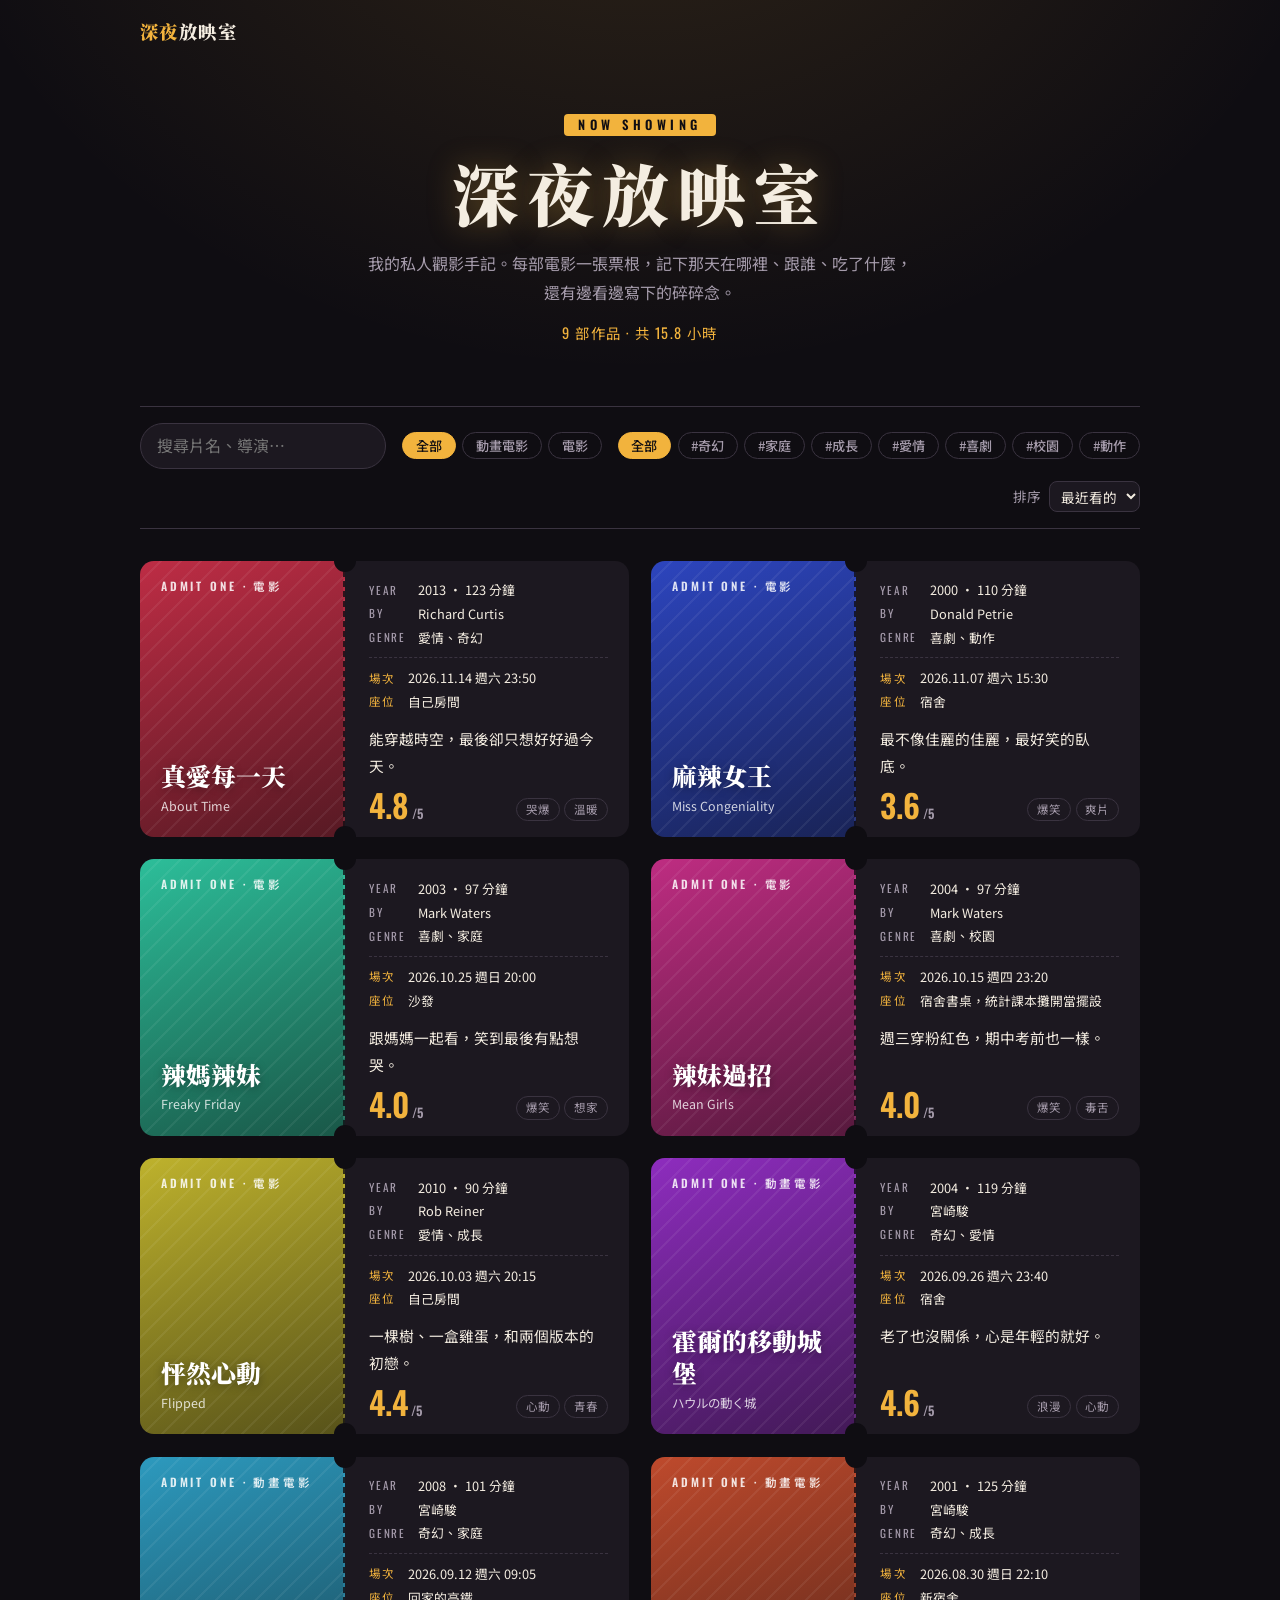
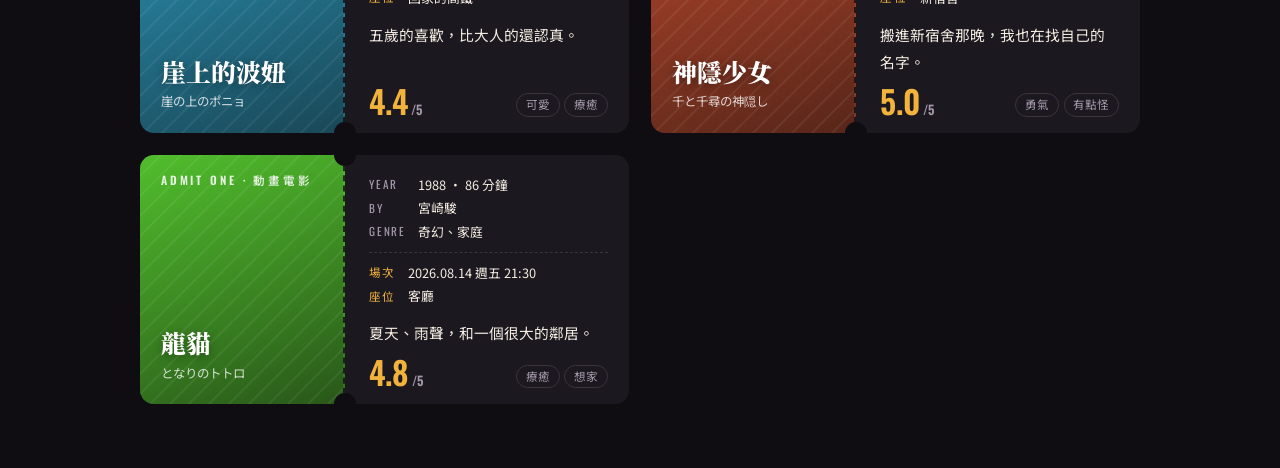
<file: index.html>
<!DOCTYPE html>
<html lang="zh-Hant-TW">
<head>
  <meta charset="utf-8">
  <meta name="viewport" content="width=device-width, initial-scale=1">
  <title>深夜放映室｜一個人的觀後感資料庫</title>
  <meta name="description" content="我的私人觀影手記：每部電影一張票根，記下那天在哪裡、跟誰、吃什麼、邊看邊想到什麼。">
  <link rel="stylesheet" href="assets/style.css">
</head>
<body class="page-home">
  <header class="marquee">
    <a class="logo" href="index.html"><span>深夜</span>放映室</a>
  </header>

  <main class="wrap">
    <section class="hero">
      <p class="now-showing">NOW SHOWING</p>
      <h1>深夜放映室</h1>
      <p class="lead">我的私人觀影手記。每部電影一張票根，記下那天在哪裡、跟誰、吃了什麼，還有邊看邊寫下的碎碎念。</p>
      <p class="stats" data-stats></p>
    </section>

    <section class="controls" aria-label="篩選與排序">
      <input type="search" placeholder="搜尋片名、導演…" data-search aria-label="搜尋">
      <div class="chips" data-type-chips></div>
      <div class="chips" data-genre-chips></div>
      <label class="sort">排序
        <select data-sort>
          <option value="date">最近看的</option>
          <option value="score">評分最高</option>
          <option value="year">上映年份</option>
        </select>
      </label>
      <p class="active-filter" data-active-filter hidden></p>
    </section>

    <section class="ticket-grid" data-grid aria-live="polite"></section>
  </main>

  <script src="assets/app.js"></script>
</body>
</html>
</file>
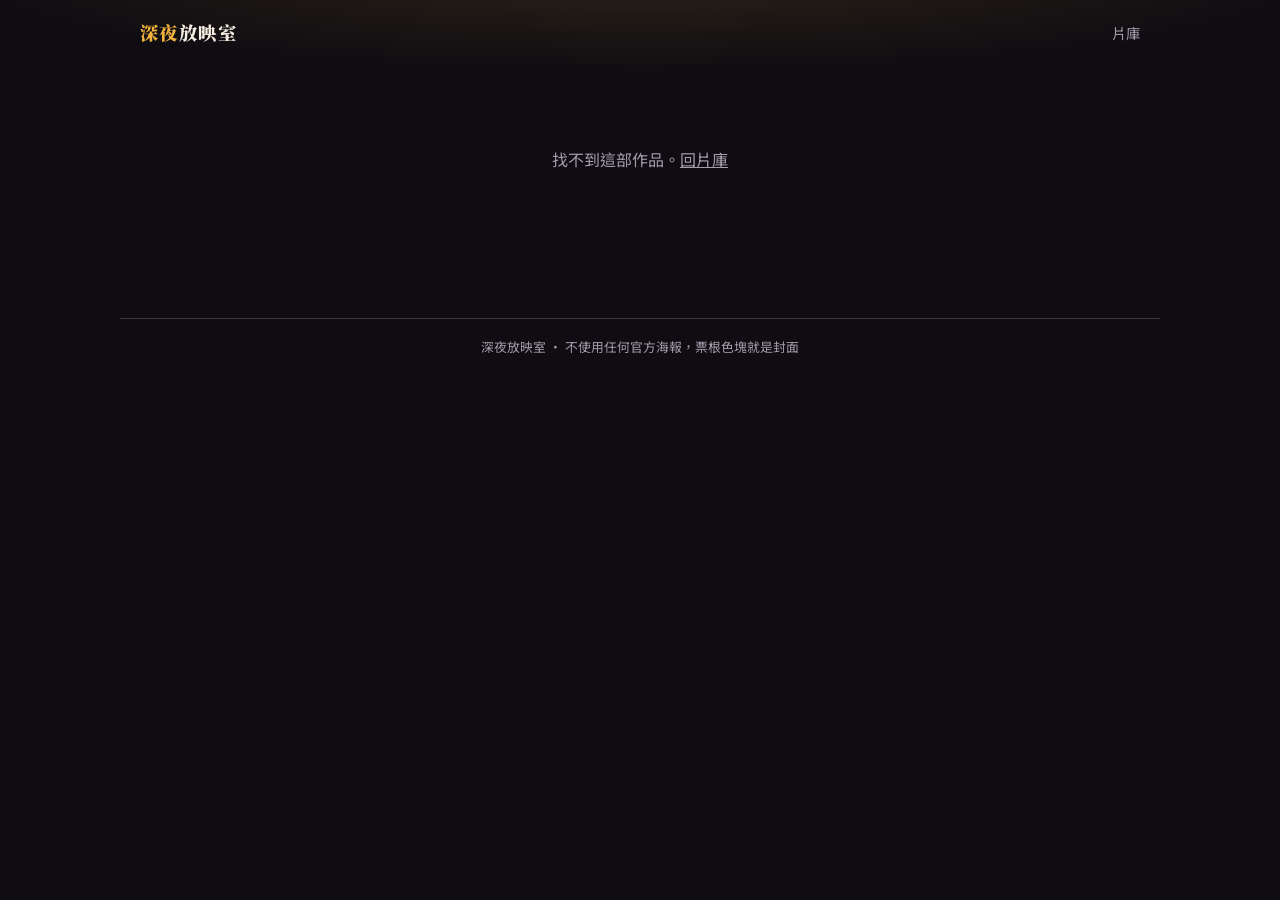
<file: work.html>
<!DOCTYPE html>
<html lang="zh-Hant-TW">
<head>
  <meta charset="utf-8">
  <meta name="viewport" content="width=device-width, initial-scale=1">
  <title>深夜放映室</title>
  <link rel="stylesheet" href="assets/style.css">
</head>
<!-- 所有作品共用這一個頁殼：work.html?w=slug。內容來自 data/works.json 與 works/<slug>.md -->
<body class="page-work">
  <header class="marquee">
    <a class="logo" href="index.html"><span>深夜</span>放映室</a>
    <nav><a href="index.html">片庫</a></nav>
  </header>

  <main class="wrap" data-work>
    <div data-hero></div>

    <section class="panel prose" data-sec="那天晚上"></section>
    <section class="notepad" data-sec="邊看邊記"></section>

    <div class="work-grid">
      <section class="panel scores" data-scores aria-label="評分"></section>
      <section class="panel fit">
        <div data-sec="適合誰看"></div>
        <div data-sec="不適合誰看"></div>
      </section>
    </div>
    <section class="memories" data-sec="記憶點"></section>
    <section data-sec="劇透區"></section>
    <section class="panel related" data-sec="相關作品"></section>

    <nav class="back"><a href="index.html">← 回片庫</a></nav>
  </main>

  <footer class="credits">深夜放映室 · 不使用任何官方海報，票根色塊就是封面</footer>
  <script src="assets/vendor/marked.umd.js"></script>
  <script src="assets/app.js"></script>
</body>
</html>
</file>
<file: assets/style.css>
/* 深夜放映室 — 全站唯一樣式（規則見 CLAUDE.md 第 4 節） */
@import url("https://fonts.googleapis.com/css2?family=Noto+Sans+TC:wght@400;500;700&family=Noto+Serif+TC:wght@700;900&family=Oswald:wght@400;600&family=LXGW+WenKai+TC:wght@400;700&display=swap");

:root {
  --night: #0f0d12;
  --seat: #1c1820;
  --seat-2: #26212b;
  --screen: #f4ede1;
  --dim: #a59bab;
  --amber: #f2b33d;
  --red: #e0533f;
  --line: #3a3340;
  --paper: #f6efdc;
  --ink: #2b2a35;
  --rule: #d9cfb4;
  --radius: 14px;
  --serif: "Noto Serif TC", serif;
  --sans: "Noto Sans TC", "PingFang TC", "Microsoft JhengHei", sans-serif;
  --num: "Oswald", "Noto Sans TC", sans-serif;
  --hand: "LXGW WenKai TC", "Kaiti TC", "DFKai-SB", cursive;
}

* { box-sizing: border-box; }
body {
  margin: 0; color: var(--screen); background: var(--night);
  font: 16px/1.85 var(--sans);
  background-image: radial-gradient(ellipse 80% 40% at 50% -10%, rgba(242, 179, 61, .14), transparent 70%);
  background-repeat: no-repeat;
}
a { color: inherit; }
h1, h2, h3 { font-family: var(--serif); line-height: 1.3; margin: 0; }
.wrap { max-width: 1040px; margin: 0 auto; padding: 0 1.25rem 4rem; }

/* ===== 頂部跑馬燈 ===== */
.marquee {
  display: flex; justify-content: space-between; align-items: center;
  max-width: 1040px; margin: 0 auto; padding: 1.1rem 1.25rem;
}
.logo { font: 900 1.15rem var(--serif); text-decoration: none; letter-spacing: .08em; }
.logo span { color: var(--amber); }
.marquee nav a { color: var(--dim); text-decoration: none; font-size: .9rem; margin-left: 1.2rem; }
.marquee nav a:hover { color: var(--amber); }

/* ===== 首頁 ===== */
.hero { padding: 3rem 0 2rem; text-align: center; }
.now-showing {
  display: inline-block; margin: 0 0 .8rem; padding: .1rem .9rem;
  font: 600 .8rem var(--num); letter-spacing: .35em; color: var(--night);
  background: var(--amber); border-radius: 4px;
}
.hero h1 { font-size: clamp(2.4rem, 8vw, 4.2rem); font-weight: 900; letter-spacing: .12em; text-shadow: 0 0 30px rgba(242, 179, 61, .35); }
.lead { color: var(--dim); max-width: 34rem; margin: .8rem auto; }
.stats { font: 400 .9rem var(--num); letter-spacing: .1em; color: var(--amber); }

.controls { display: flex; flex-wrap: wrap; gap: .8rem 1rem; align-items: center; margin: 1rem 0 2rem; padding: 1rem 0; border-top: 1px solid var(--line); border-bottom: 1px solid var(--line); }
.controls input[type="search"] {
  flex: 1 1 220px; font: inherit; color: var(--screen); background: var(--seat);
  border: 1px solid var(--line); border-radius: 999px; padding: .45rem 1rem;
}
.controls input:focus, .controls select:focus, .chips button:focus-visible { outline: 2px solid var(--amber); outline-offset: 2px; }
.chips { display: flex; flex-wrap: wrap; gap: .4rem; }
.chips button {
  font: 500 .82rem var(--sans); color: var(--dim); background: transparent;
  border: 1px solid var(--line); border-radius: 999px; padding: .2rem .8rem; cursor: pointer;
}
.chips button:hover { color: var(--screen); border-color: var(--dim); }
.chips button[aria-pressed="true"] { color: var(--night); background: var(--amber); border-color: var(--amber); }
.sort { font-size: .85rem; color: var(--dim); margin-left: auto; }
.sort select { font: inherit; color: var(--screen); background: var(--seat); border: 1px solid var(--line); border-radius: 8px; padding: .2rem .4rem; margin-left: .3rem; }
.active-filter { flex-basis: 100%; margin: 0; font-size: .88rem; color: var(--amber); }
.active-filter a { color: var(--dim); margin-left: .6rem; }

.ticket-grid { display: grid; grid-template-columns: repeat(2, 1fr); gap: 1.4rem; }
.empty { grid-column: 1 / -1; text-align: center; color: var(--dim); padding: 3rem 0; }

/* ===== 票根（首頁卡片與作品頁頭共用） ===== */
.ticket {
  --h: 30;
  --tone: hsl(var(--h) 62% 46%);
  --tone-deep: hsl(var(--h) 55% 22%);
  position: relative; display: grid; grid-template-columns: 42% 1fr;
  min-height: 210px; text-decoration: none; border-radius: var(--radius);
  background: var(--seat); overflow: hidden;
  transition: transform .18s ease, box-shadow .18s ease;
}
a.ticket:hover { transform: translateY(-4px) rotate(-.4deg); box-shadow: 0 14px 30px rgba(0, 0, 0, .45), 0 0 0 1px var(--tone); }
.ticket::before, .ticket::after { /* 撕線兩端的半圓缺口 */
  content: ""; position: absolute; left: calc(42% - 11px); width: 22px; height: 22px;
  border-radius: 50%; background: var(--night); z-index: 2;
}
.ticket::before { top: -11px; }
.ticket::after { bottom: -11px; }
.stub {
  position: relative; display: flex; flex-direction: column; justify-content: flex-end;
  padding: 1.2rem 1.3rem; color: #fff;
  background:
    repeating-linear-gradient(135deg, rgba(255, 255, 255, .06) 0 2px, transparent 2px 14px),
    linear-gradient(160deg, var(--tone), var(--tone-deep));
  border-right: 2px dashed rgba(15, 13, 18, .8);
}
.stub .kind { position: absolute; top: 1rem; left: 1.3rem; font: 600 .72rem var(--num); letter-spacing: .25em; opacity: .85; }
.stub h2 { font-size: 1.55rem; font-weight: 900; text-shadow: 0 2px 10px rgba(0, 0, 0, .35); }
.stub .orig { font-size: .78rem; opacity: .8; margin-top: .2rem; }
.info { display: flex; flex-direction: column; padding: 1.1rem 1.3rem 1rem 1.5rem; }
.meta { display: grid; grid-template-columns: auto 1fr; gap: 0 .8rem; margin: 0; font-size: .8rem; }
.meta dt { font: 400 .7rem var(--num); letter-spacing: .15em; color: var(--dim); padding-top: .2rem; }
.meta dd { margin: 0; }
.meta.scene { margin-top: .5rem; padding-top: .5rem; border-top: 1px dashed var(--line); }
.meta.scene dt { color: var(--amber); font-family: var(--sans); font-size: .72rem; letter-spacing: .1em; }
.pitch { margin: .7rem 0 0; font-size: .92rem; color: var(--screen); flex: 1; }
.ticket-foot { display: flex; align-items: flex-end; justify-content: space-between; gap: .5rem; margin-top: .6rem; }
.score-badge { font: 600 2rem/1 var(--num); color: var(--amber); }
.score-badge small { font-size: .8rem; color: var(--dim); margin-left: .15rem; }
.moods { display: flex; flex-wrap: wrap; gap: .3rem; justify-content: flex-end; }
.moods span { font-size: .72rem; color: var(--dim); border: 1px solid var(--line); border-radius: 999px; padding: 0 .55rem; }
.draft-flag { position: absolute; top: .8rem; right: .9rem; font: 600 .7rem var(--num); letter-spacing: .15em; color: var(--night); background: var(--red); padding: 0 .5rem; border-radius: 3px; }

/* ===== 作品頁 ===== */
.page-work .ticket { min-height: 300px; margin: 1.5rem 0 1.8rem; grid-template-columns: 45% 1fr; }
.page-work .ticket::before, .page-work .ticket::after { left: calc(45% - 11px); }
.page-work .stub { padding: 1.8rem 2rem; }
.page-work .stub h2 { font-size: clamp(2rem, 5vw, 3rem); }
.page-work .stub .orig { font-size: .95rem; }
.page-work .info { padding: 1.6rem 2rem 1.4rem 2.2rem; }
.page-work .meta { font-size: .95rem; gap: .15rem 1rem; }
.page-work .pitch { font: 700 1.25rem/1.6 var(--serif); margin-top: 1rem; }
.page-work .score-badge { font-size: 3rem; }
.meta a { color: var(--amber); text-decoration: none; }
.meta a:hover { text-decoration: underline; }

.work-grid { display: grid; grid-template-columns: 1fr 1fr; gap: 1.2rem; margin-bottom: 1.2rem; }
.panel { background: var(--seat); border-radius: var(--radius); padding: 1.4rem 1.6rem; margin-bottom: 1.2rem; }
.work-grid .panel { margin-bottom: 0; }
.panel h3, .sec-title {
  font: 600 .78rem var(--num); letter-spacing: .3em; color: var(--amber); margin: 0 0 .8rem; text-transform: uppercase;
}
.panel ul { margin: 0; padding-left: 1.1rem; }
.panel li { margin: .25rem 0; }
.fit > div + div { margin-top: 1.2rem; padding-top: 1.1rem; border-top: 1px dashed var(--line); }
.fit [data-sec="不適合誰看"] h3 { color: var(--red); }

.bar-row { display: grid; grid-template-columns: 5.5rem 1fr 1.6rem; align-items: center; gap: .7rem; margin: .45rem 0; font-size: .9rem; }
.bar { height: 10px; border-radius: 999px; background: var(--seat-2); overflow: hidden; }
.bar i { display: block; height: 100%; border-radius: inherit; background: linear-gradient(90deg, var(--amber), #ffd98a); }
.bar-row b { font: 600 .95rem var(--num); text-align: right; }

.prose p { margin: 0 0 1em; }
.prose p:last-child { margin-bottom: 0; }

.memories .sec-title { margin-left: .2rem; }
.memories ul { list-style: none; padding: 0; margin: 0 0 1.2rem; display: grid; grid-template-columns: repeat(3, 1fr); gap: 1rem; counter-reset: m; }
.memories li {
  counter-increment: m; position: relative; background: var(--seat); border-radius: var(--radius);
  padding: 2.4rem 1.2rem 1.2rem; font-size: .93rem; border-top: 3px solid var(--amber);
}
.memories li::before { content: "0" counter(m); position: absolute; top: .7rem; left: 1.2rem; font: 600 1.1rem var(--num); color: var(--amber); }

.spoiler { margin-bottom: 1.2rem; border: 2px dashed var(--red); border-radius: var(--radius); background: rgba(224, 83, 63, .06); }
.spoiler summary {
  cursor: pointer; list-style: none; padding: 1rem 1.4rem; font-weight: 700; color: var(--red);
  display: flex; justify-content: space-between; align-items: center; gap: 1rem;
}
.spoiler summary::-webkit-details-marker { display: none; }
.spoiler summary::after { content: "撕開 ▾"; font: 600 .8rem var(--num); letter-spacing: .15em; }
.spoiler[open] summary::after { content: "收起 ▴"; }
.spoiler .spoiler-body { padding: 0 1.4rem 1.2rem; }
.spoiler .spoiler-body p { margin: 0 0 1em; }

.related a { color: var(--amber); font-weight: 700; text-decoration: none; }
.related a:hover { text-decoration: underline; }
.broken-link { color: var(--dim); text-decoration: line-through; }
.back { margin-top: 2rem; }
.back a { color: var(--dim); text-decoration: none; }
.back a:hover { color: var(--amber); }
.notice { text-align: center; color: var(--dim); padding: 4rem 0; }

.credits { text-align: center; color: var(--dim); font-size: .8rem; padding: 1rem 1rem 3rem; border-top: 1px solid var(--line); max-width: 1040px; margin: 0 auto; }


/* 手記：那天晚上 */
.prose .diary { font-family: var(--hand); font-size: 1.12rem; line-height: 2; }
.prose .diary p { margin: 0 0 1em; }
.prose .diary del { color: var(--dim); }

/* 手記：邊看邊記（便條紙） */
.notepad {
  position: relative; margin: 0 0 1.6rem; padding: 1.6rem 1.6rem 1.2rem 3.4rem;
  color: var(--ink); font-family: var(--hand); font-size: 1.05rem;
  background:
    linear-gradient(90deg, transparent 2.6rem, rgba(224, 83, 63, .45) 2.6rem, rgba(224, 83, 63, .45) calc(2.6rem + 2px), transparent calc(2.6rem + 2px)),
    repeating-linear-gradient(var(--paper) 0 calc(2.1rem - 1px), var(--rule) calc(2.1rem - 1px) 2.1rem);
  background-position: 0 0, 0 1.25rem;
  border-radius: 4px; transform: rotate(-.4deg);
  box-shadow: 0 10px 24px rgba(0, 0, 0, .4);
}
.notepad::before { /* 紙膠帶 */
  content: ""; position: absolute; top: -12px; left: 50%; width: 110px; height: 24px; transform: translateX(-50%) rotate(2deg);
  background: rgba(242, 179, 61, .75); border-radius: 2px;
}
.notepad h3 { font: 700 .78rem var(--num); letter-spacing: .3em; color: var(--red); margin: 0 0 .3rem; }
.notepad ul { list-style: none; margin: 0; padding: 0; }
.notepad li { line-height: 2.1rem; }
.notepad li code, .spoiler-body li code {
  font: 600 .8rem var(--num); color: var(--paper); background: var(--ink);
  padding: .05rem .4rem; border-radius: 3px; margin-right: .5rem; letter-spacing: .05em;
}
.spoiler-body ul { padding-left: 1.1rem; }
.spoiler-body li code { color: var(--night); background: var(--red); }

/* ===== 響應式 ===== */
@media (max-width: 760px) {
  .ticket-grid, .work-grid { grid-template-columns: 1fr; }
  .memories ul { grid-template-columns: 1fr; }
  .sort { margin-left: 0; }
}
@media (max-width: 480px) {
  .ticket, .page-work .ticket { grid-template-columns: 1fr; }
  .ticket::before, .ticket::after, .page-work .ticket::before, .page-work .ticket::after { display: none; }
  .stub { min-height: 130px; border-right: 0; border-bottom: 2px dashed rgba(15, 13, 18, .8); }
  .page-work .stub, .page-work .info { padding: 1.3rem 1.3rem; }
  .bar-row { grid-template-columns: 4.6rem 1fr 1.4rem; }
  .notepad { padding-left: 2.6rem; transform: none; }
  .notepad { background-position: -.9rem 0, 0 1.25rem; }
}
</file>
